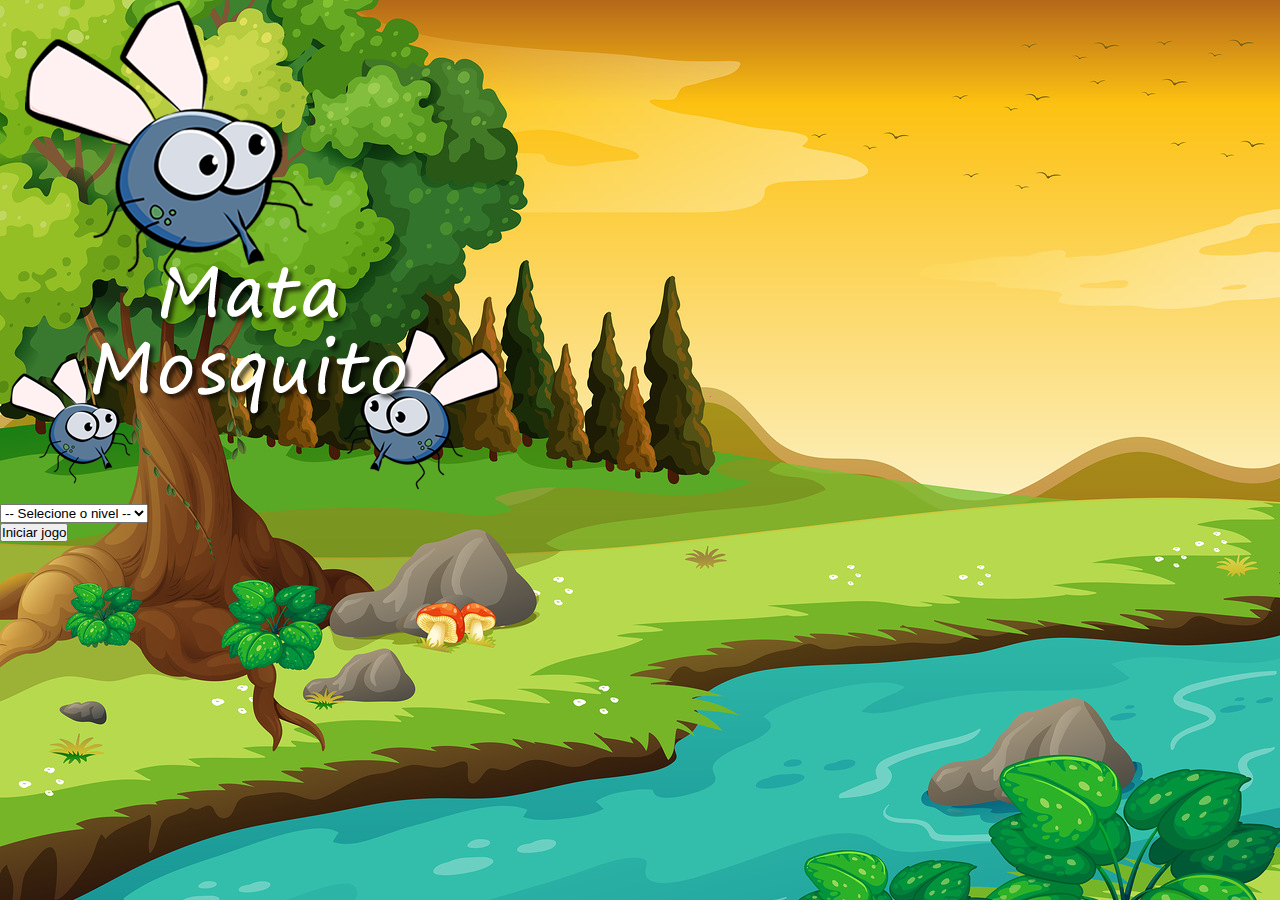
<file: index.html>
<!DOCTYPE html>
<html lang="en">
<head>
    <meta charset="UTF-8">
    <meta http-equiv="X-UA-Compatible" content="IE=edge">
    <meta name="viewport" content="width=device-width, initial-scale=1.0">
    <title>Document</title>

    <link href="https://cdn.jsdelivr.net/npm/bootstrap@5.3.0/dist/css/bootstrap.min.css" rel="stylesheet" integrity="sha384-9ndCyUaIbzAi2FUVXJi0CjmCapSmO7SnpJef0486qhLnuZ2cdeRhO02iuK6FUUVM" crossorigin="anonymous">

    <link rel="stylesheet" href="estilo.css">

</head>

<body>
    <div class="container">
        <div class="row">
            <div class="col">
                <div class="d-flex justify-content-center">
                    <img src="img/game.png">
                </div>
            </div>
        </div>

        <div class="row">
            <div class="col">
                <div class="d-flex justify-content-center">
                    <div class="mb-2">
                        <select class="form-control" id="nivel">
                            <option value="">-- Selecione o nivel --</option>
                            <option value="normal">Normal</option>
                            <option value="dificil">Difícil</option>
                            <option value="chucknorris">Chuck Norris</option>
                        </select>
                    </div>
                </div>
            </div>
        </div>        

        <div class="row">
            <div class="col">
                <div class="d-flex justify-content-center">
                    <button type="button" class="btn btn-danger btn-lg" onclick="iniciarJogo()">Iniciar jogo</button>
                </div>
            </div>
        </div>
    </div>

    <script>
        function iniciarJogo(){
            var nivel = document.getElementById('nivel').value;

            if(nivel === ''){
                alert('Selecione um nivel para iniciar o jogo');
                return false
            }
            
            window.location.href = "app.html?" + nivel
        }
    </script>
    
</body>

</html>
</file>
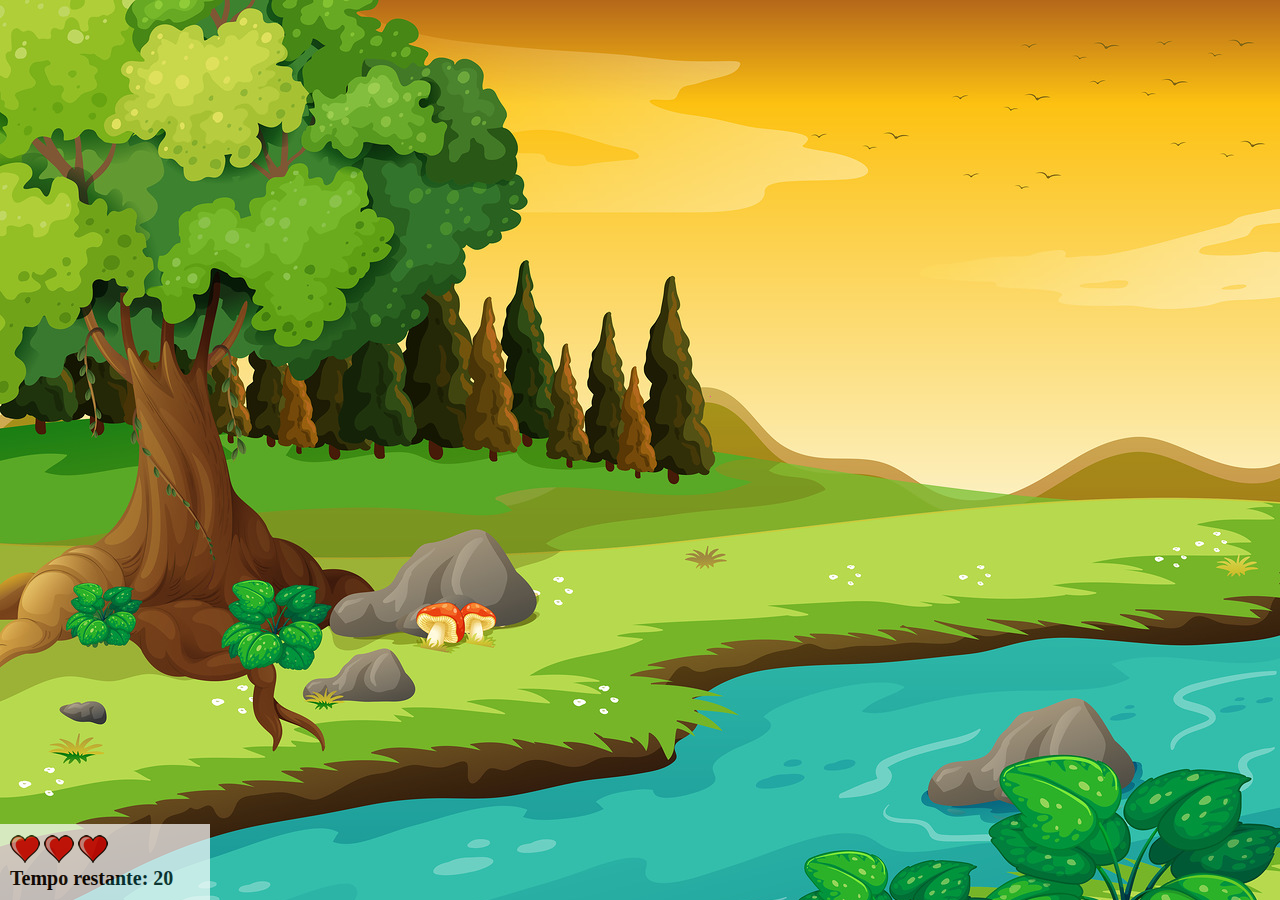
<file: app.html>
<!DOCTYPE html>
<html lang="pt-bt">
    <head>
        <meta charset="UTF-8">
        <meta http-equiv="X-UA-Compatible" content="IE=edge">
        <meta name="viewport" content="width=device-width, initial-scale=1.0">
        <title>App Mata Mosquito</title>
        <link rel="stylesheet" href="estilo.css">
        <script src="jogo.js"></script>

    </head>

    <body onresize="ajustaTamanhoPalcoJogo()">
        
        <div class="painel">
            <div class="vidas">
                <img id="v1" src="img/coracao_cheio.png">
                <img id="v2" src="img/coracao_cheio.png">
                <img id="v3" src="img/coracao_cheio.png">
            </div>

            <div class="cronometro">Tempo restante: 
                <span id="cronometro"></span>
            </div>

        </div>
        

        <script>
            document.getElementById('cronometro').innerHTML = tempo;

            var criaMosquito = setInterval(function(){
                posicaoRandomica()
            }, criaMosquitoTempo)
            
        </script>

    </body>

</html>
</file>
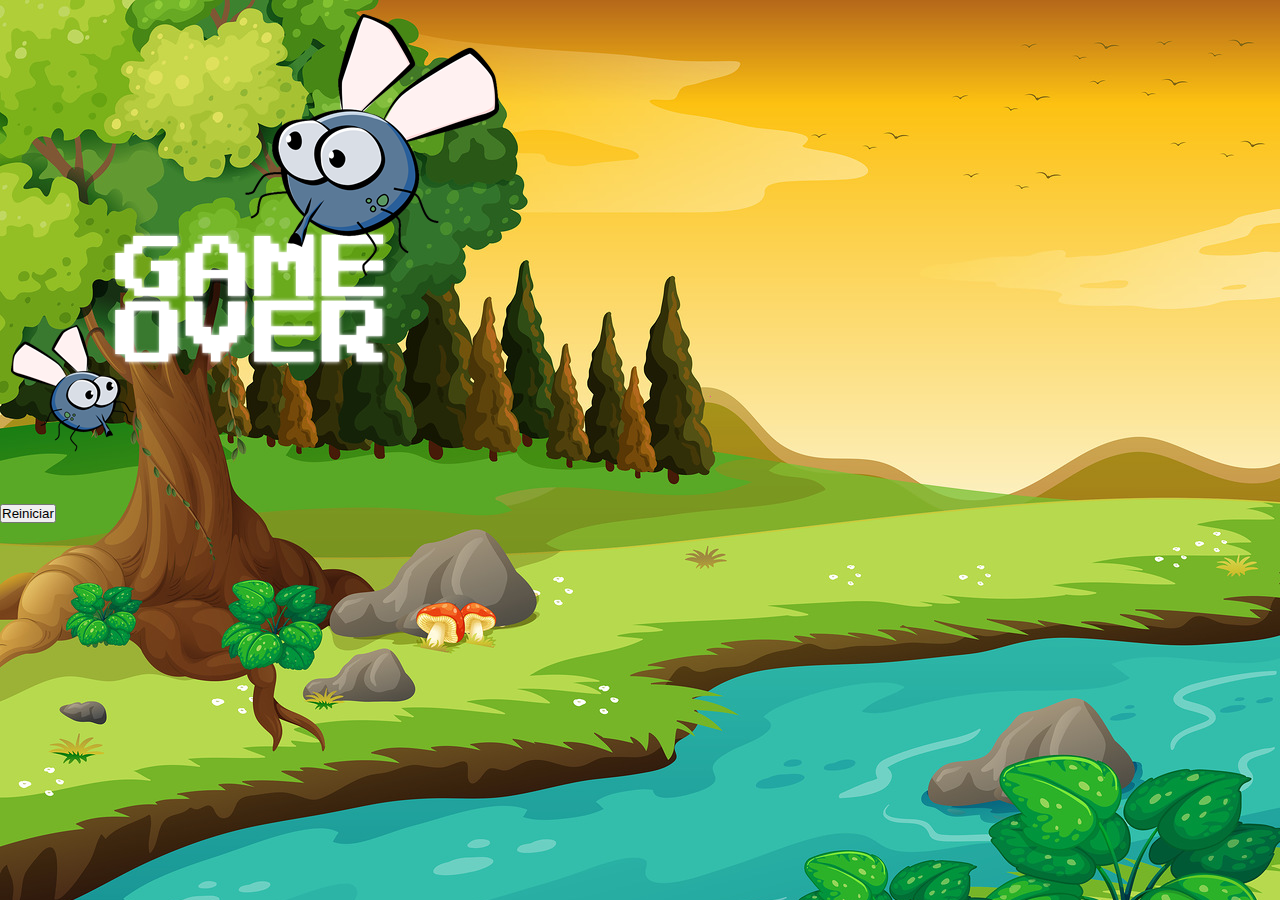
<file: fim_de_jogo.html>
<!DOCTYPE html>
<html lang="en">
<head>
    <meta charset="UTF-8">
    <meta http-equiv="X-UA-Compatible" content="IE=edge">
    <meta name="viewport" content="width=device-width, initial-scale=1.0">
    <title>Document</title>

    <link href="https://cdn.jsdelivr.net/npm/bootstrap@5.3.0/dist/css/bootstrap.min.css" rel="stylesheet" integrity="sha384-9ndCyUaIbzAi2FUVXJi0CjmCapSmO7SnpJef0486qhLnuZ2cdeRhO02iuK6FUUVM" crossorigin="anonymous">

    <link rel="stylesheet" href="estilo.css">

</head>

<body>
    <div class="container">
        <div class="row">
            <div class="col">
                <div class="d-flex justify-content-center">
                    <img src="img/game_over.png">
                </div>
            </div>
        </div>

        <div class="row">
            <div class="col">
                <div class="d-flex justify-content-center">
                    <button type="button" class="btn btn-dark btn-lg" onclick="window.location.href = 'index.html' ">Reiniciar</button>
                </div>
            </div>
        </div>
    </div>
    
</body>

</html>
</file>
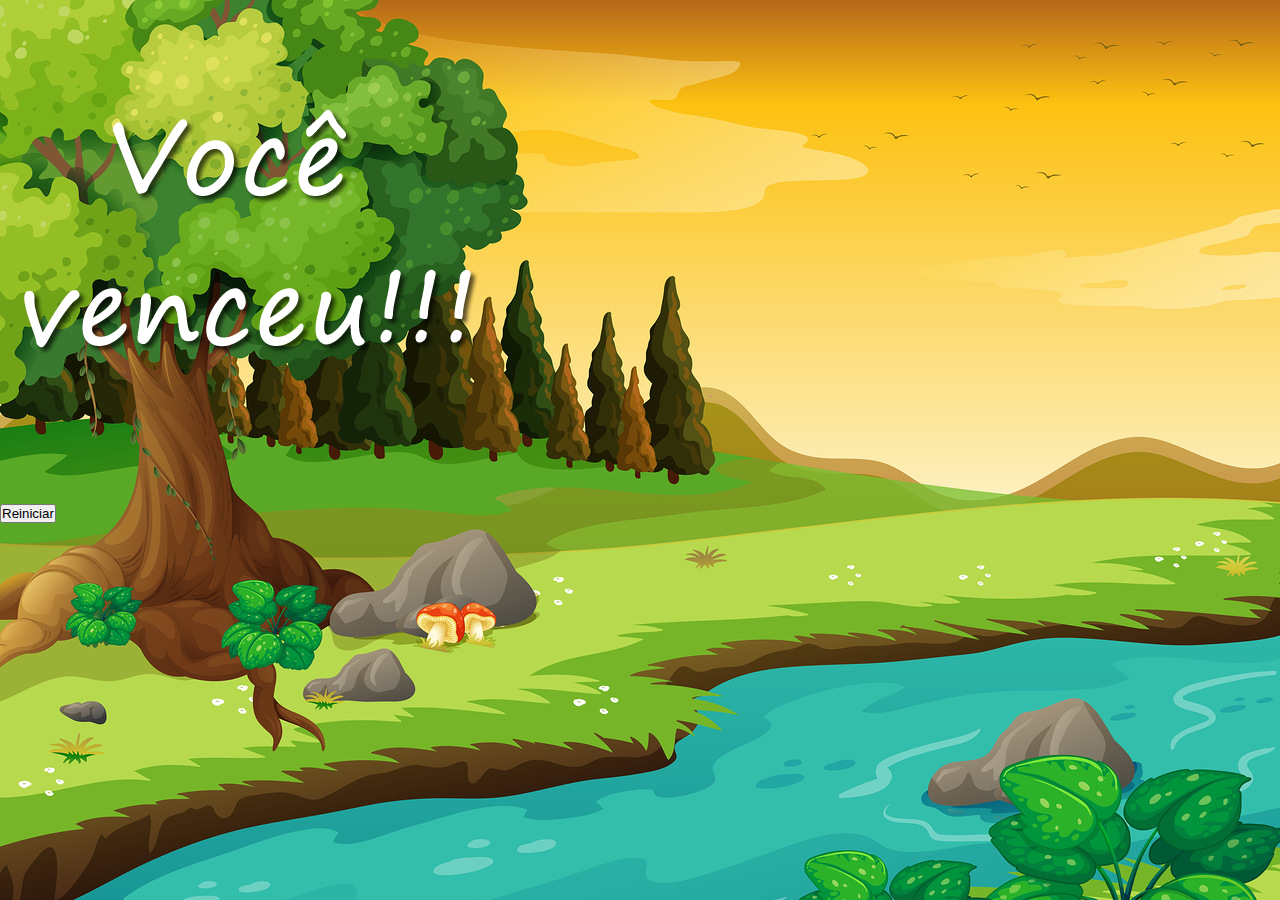
<file: vitoria.html>
<!DOCTYPE html>
<html lang="en">
<head>
    <meta charset="UTF-8">
    <meta http-equiv="X-UA-Compatible" content="IE=edge">
    <meta name="viewport" content="width=device-width, initial-scale=1.0">
    <title>Document</title>

    <link href="https://cdn.jsdelivr.net/npm/bootstrap@5.3.0/dist/css/bootstrap.min.css" rel="stylesheet" integrity="sha384-9ndCyUaIbzAi2FUVXJi0CjmCapSmO7SnpJef0486qhLnuZ2cdeRhO02iuK6FUUVM" crossorigin="anonymous">

    <link rel="stylesheet" href="estilo.css">

</head>

<body>
    <div class="container">
        <div class="row">
            <div class="col">
                <div class="d-flex justify-content-center">
                    <img src="img/vitoria.png">
                </div>
            </div>
        </div>

        <div class="row">
            <div class="col">
                <div class="d-flex justify-content-center">
                    <button type="button" class="btn btn-dark btn-lg" onclick="window.location.href = 'index.html' ">Reiniciar</button>
                </div>
            </div>
        </div>
    </div>
    
</body>

</html>
</file>
<file: estilo.css>
* {margin: 0; padding: 0; box-sizing: 0; box-shadow: 0;}

html {
    cursor: url(img/mata_mosca.png) 30 30, auto;
}

body {
    background-image: url(img/bg.jpg);
    background-repeat: no-repeat;
    background-size: 100%;
}

.mosquito1 {
    width: 50px;
    height: 50px;
}

.mosquito2 {
    width: 80px;
    height: 80px;
}

.mosquito3 {
    width: 100px;
    height: 100px;
}

.ladoA {
    transform: scaleX(1);
}

.ladoB {
    transform: scaleX(-1);
}

.painel {
    position: absolute;
    width: 190px;
    padding: 10px;
    left: 0px;
    bottom: 0px;
    border-top: solid 1px #fff;
    background-color: #fff;
    opacity: 0.7;
}

.vidas {
    float: left;
}

.cronometro {
    float: left;
    font-size: 20px;
    font-weight: bold;
}
</file>
